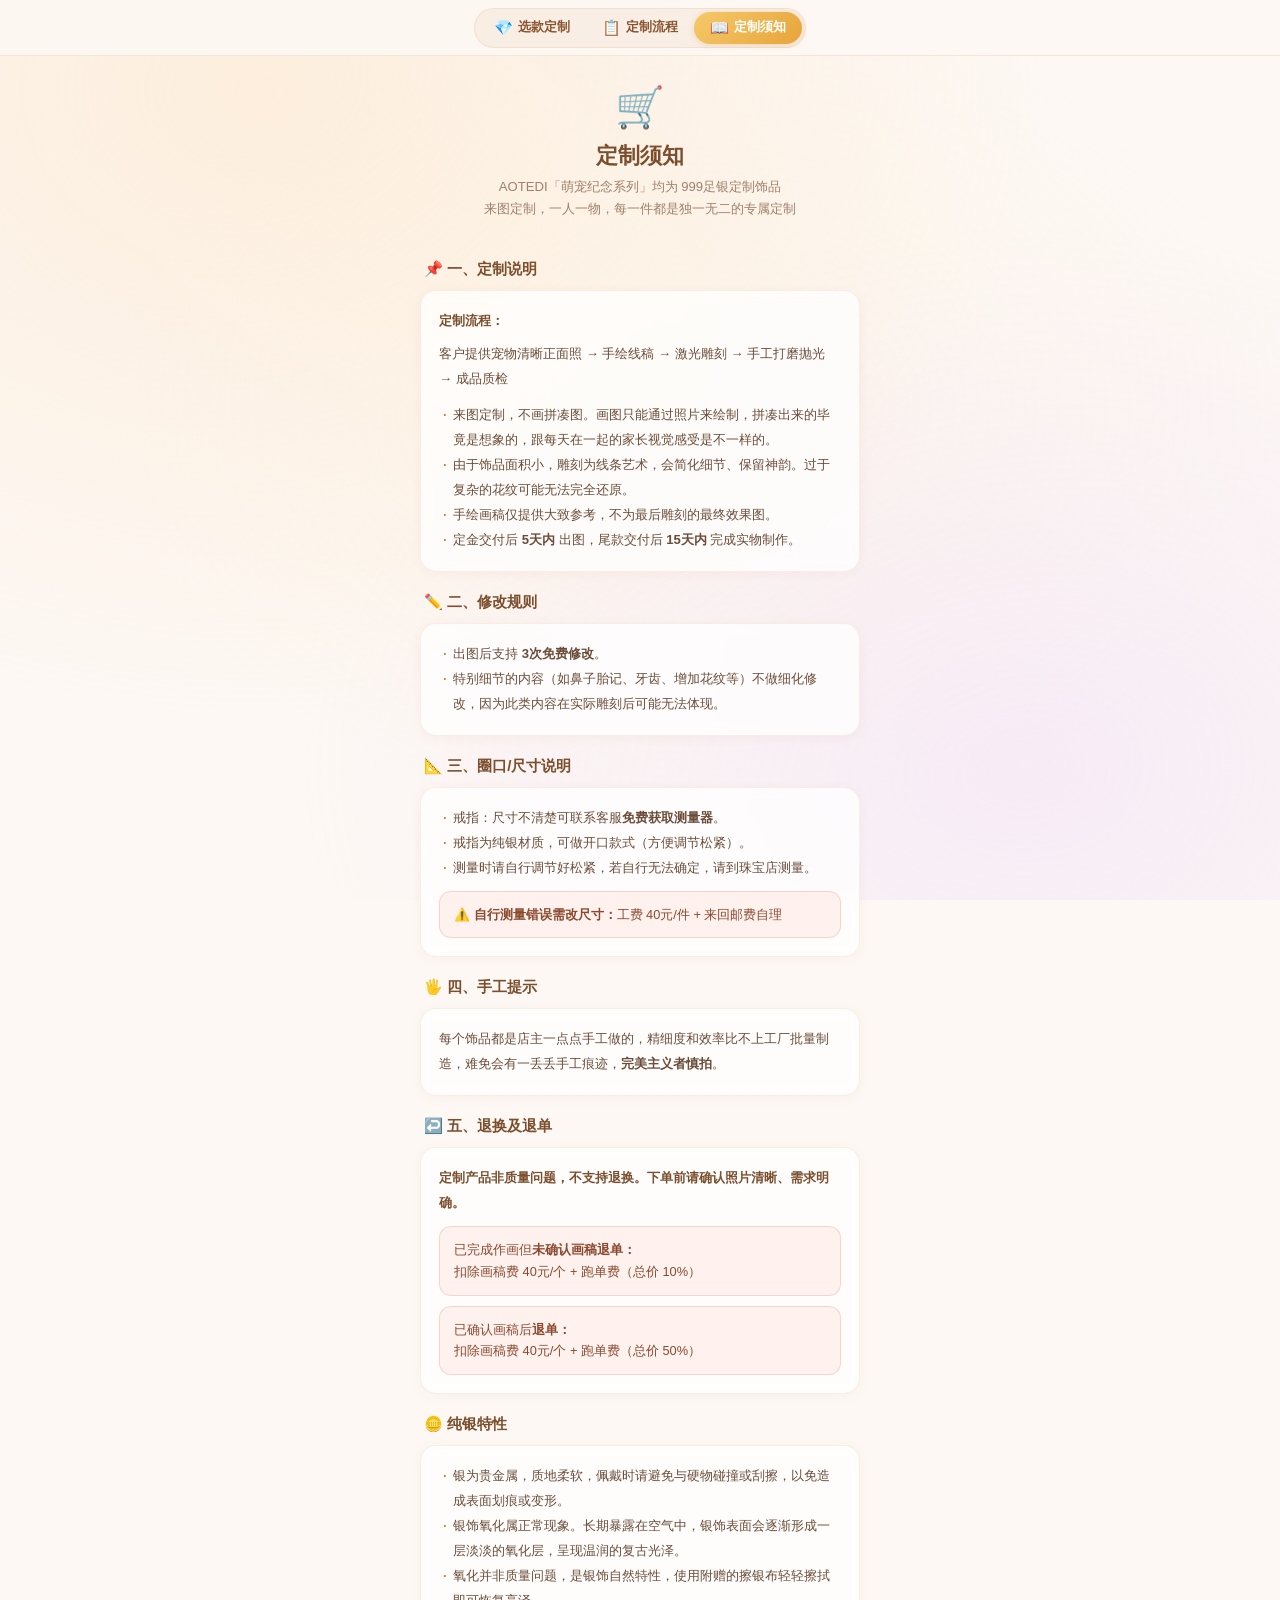
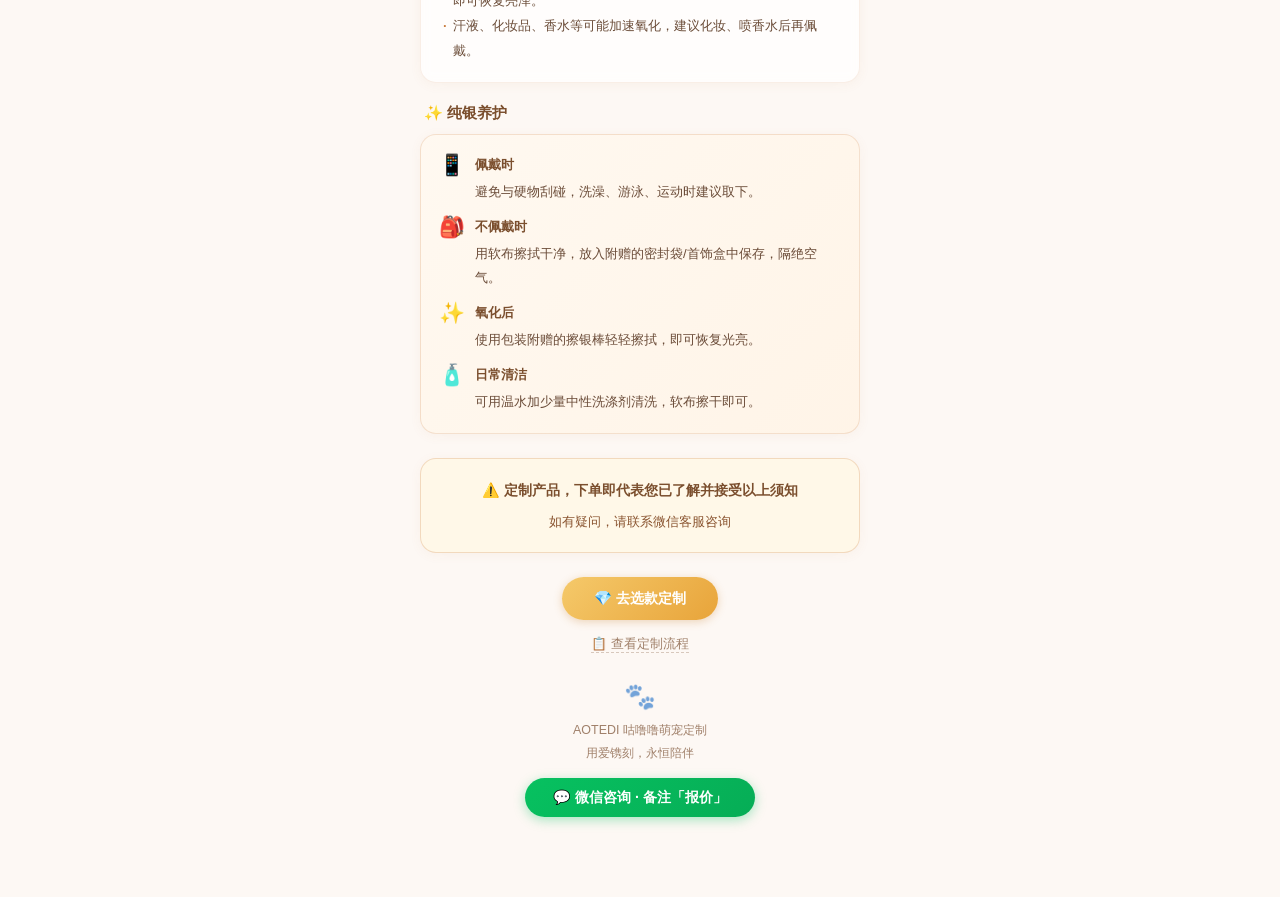
<file: guide.html>
<!DOCTYPE html>
<html lang="zh-CN">
<head>
  <meta charset="UTF-8" />
  <meta name="viewport" content="width=device-width, initial-scale=1.0" />
  <title>定制须知 · 咕噜噜萌宠定制</title>
  <link rel="stylesheet" href="style.css" />
</head>
<body>

<!-- 顶部导航 -->
<nav class="top-nav">
  <div class="nav-inner">
    <a href="index.html" class="nav-item">
      <span class="nav-icon">💎</span>选款定制
    </a>
    <a href="process.html" class="nav-item">
      <span class="nav-icon">📋</span>定制流程
    </a>
    <a href="guide.html" class="nav-item active">
      <span class="nav-icon">📖</span>定制须知
    </a>
  </div>
</nav>

<div class="page">

  <!-- 页面标题 -->
  <div class="page-hero">
    <p style="font-size:2.5rem;margin-bottom:10px;">🛒</p>
    <div class="page-hero-title">定制须知</div>
    <p class="page-hero-desc">AOTEDI「萌宠纪念系列」均为 999足银定制饰品<br>来图定制，一人一物，每一件都是独一无二的专属定制</p>
  </div>

  <!-- 一、定制说明 -->
  <div class="guide-section">
    <div class="guide-section-title">📌 一、定制说明</div>
    <div class="content-card">
      <p style="margin-bottom:8px;color:#7b4f2e;font-weight:600;">定制流程：</p>
      <p style="margin-bottom:12px;">客户提供宠物清晰正面照 → 手绘线稿 → 激光雕刻 → 手工打磨抛光 → 成品质检</p>
      <ul>
        <li>来图定制，不画拼凑图。画图只能通过照片来绘制，拼凑出来的毕竟是想象的，跟每天在一起的家长视觉感受是不一样的。</li>
        <li>由于饰品面积小，雕刻为线条艺术，会简化细节、保留神韵。过于复杂的花纹可能无法完全还原。</li>
        <li>手绘画稿仅提供大致参考，不为最后雕刻的最终效果图。</li>
        <li>定金交付后 <strong>5天内</strong> 出图，尾款交付后 <strong>15天内</strong> 完成实物制作。</li>
      </ul>
    </div>
  </div>

  <!-- 二、修改规则 -->
  <div class="guide-section">
    <div class="guide-section-title">✏️ 二、修改规则</div>
    <div class="content-card">
      <ul>
        <li>出图后支持 <strong>3次免费修改</strong>。</li>
        <li>特别细节的内容（如鼻子胎记、牙齿、增加花纹等）不做细化修改，因为此类内容在实际雕刻后可能无法体现。</li>
      </ul>
    </div>
  </div>

  <!-- 三、圈口/尺寸说明 -->
  <div class="guide-section">
    <div class="guide-section-title">📐 三、圈口/尺寸说明</div>
    <div class="content-card">
      <ul>
        <li>戒指：尺寸不清楚可联系客服<strong>免费获取测量器</strong>。</li>
        <li>戒指为纯银材质，可做开口款式（方便调节松紧）。</li>
        <li>测量时请自行调节好松紧，若自行无法确定，请到珠宝店测量。</li>
      </ul>
      <div class="warn-box">
        <p>⚠️ <strong>自行测量错误需改尺寸：</strong>工费 40元/件 + 来回邮费自理</p>
      </div>
    </div>
  </div>

  <!-- 四、手工提示 -->
  <div class="guide-section">
    <div class="guide-section-title">🖐️ 四、手工提示</div>
    <div class="content-card">
      <p>每个饰品都是店主一点点手工做的，精细度和效率比不上工厂批量制造，难免会有一丢丢手工痕迹，<strong>完美主义者慎拍</strong>。</p>
    </div>
  </div>

  <!-- 五、退换及退单 -->
  <div class="guide-section">
    <div class="guide-section-title">↩️ 五、退换及退单</div>
    <div class="content-card">
      <p style="margin-bottom:10px;color:#7b4f2e;font-weight:600;">定制产品非质量问题，不支持退换。下单前请确认照片清晰、需求明确。</p>
      <div class="warn-box" style="margin-bottom:8px;">
        <p>已完成作画但<strong>未确认画稿退单：</strong><br>扣除画稿费 40元/个 + 跑单费（总价 10%）</p>
      </div>
      <div class="warn-box">
        <p>已确认画稿后<strong>退单：</strong><br>扣除画稿费 40元/个 + 跑单费（总价 50%）</p>
      </div>
    </div>
  </div>

  <!-- 纯银特性 -->
  <div class="guide-section">
    <div class="guide-section-title">🪙 纯银特性</div>
    <div class="content-card">
      <ul>
        <li>银为贵金属，质地柔软，佩戴时请避免与硬物碰撞或刮擦，以免造成表面划痕或变形。</li>
        <li>银饰氧化属正常现象。长期暴露在空气中，银饰表面会逐渐形成一层淡淡的氧化层，呈现温润的复古光泽。</li>
        <li>氧化并非质量问题，是银饰自然特性，使用附赠的擦银布轻轻擦拭即可恢复亮泽。</li>
        <li>汗液、化妆品、香水等可能加速氧化，建议化妆、喷香水后再佩戴。</li>
      </ul>
    </div>
  </div>

  <!-- 纯银养护 -->
  <div class="guide-section">
    <div class="guide-section-title">✨ 纯银养护</div>
    <div class="content-card" style="background:linear-gradient(135deg, rgba(255,248,240,0.9), rgba(255,243,230,0.9)); border-color:rgba(201,125,64,0.2);">
      <div style="display:flex;flex-direction:column;gap:10px;">
        <div style="display:flex;gap:10px;align-items:flex-start;">
          <span style="font-size:1.3rem;flex-shrink:0;">📱</span>
          <div>
            <p style="font-weight:700;color:#7b4f2e;margin-bottom:2px;">佩戴时</p>
            <p>避免与硬物刮碰，洗澡、游泳、运动时建议取下。</p>
          </div>
        </div>
        <div style="display:flex;gap:10px;align-items:flex-start;">
          <span style="font-size:1.3rem;flex-shrink:0;">🎒</span>
          <div>
            <p style="font-weight:700;color:#7b4f2e;margin-bottom:2px;">不佩戴时</p>
            <p>用软布擦拭干净，放入附赠的密封袋/首饰盒中保存，隔绝空气。</p>
          </div>
        </div>
        <div style="display:flex;gap:10px;align-items:flex-start;">
          <span style="font-size:1.3rem;flex-shrink:0;">✨</span>
          <div>
            <p style="font-weight:700;color:#7b4f2e;margin-bottom:2px;">氧化后</p>
            <p>使用包装附赠的擦银棒轻轻擦拭，即可恢复光亮。</p>
          </div>
        </div>
        <div style="display:flex;gap:10px;align-items:flex-start;">
          <span style="font-size:1.3rem;flex-shrink:0;">🧴</span>
          <div>
            <p style="font-weight:700;color:#7b4f2e;margin-bottom:2px;">日常清洁</p>
            <p>可用温水加少量中性洗涤剂清洗，软布擦干即可。</p>
          </div>
        </div>
      </div>
    </div>
  </div>

  <!-- 最终确认 -->
  <div class="guide-section" style="margin-top:24px;">
    <div class="content-card" style="text-align:center;background:rgba(255,248,230,0.85);border-color:rgba(201,125,64,0.25);">
      <p style="font-size:0.88rem;font-weight:700;color:#7b4f2e;margin-bottom:6px;">⚠️ 定制产品，下单即代表您已了解并接受以上须知</p>
      <p style="font-size:0.8rem;color:#8a5430;">如有疑问，请联系微信客服咨询</p>
    </div>
  </div>

  <!-- CTA -->
  <div class="section" style="margin-top:24px;">
    <div style="text-align:center;">
      <a href="index.html" style="display:inline-block;background:linear-gradient(135deg,#f5c96a,#e8a43a);color:#fff;font-size:0.9rem;font-weight:700;padding:12px 32px;border-radius:24px;text-decoration:none;box-shadow:0 2px 8px rgba(200,130,50,0.3);">
        💎 去选款定制
      </a>
      <div style="margin-top:14px;">
        <a href="process.html" style="color:#a0806a;font-size:0.8rem;text-decoration:none;border-bottom:1px dashed rgba(160,128,106,0.4);padding-bottom:1px;">📋 查看定制流程</a>
      </div>
    </div>
  </div>

  <!-- 底部 -->
  <div class="footer">
    <span class="footer-paw">🐾</span>
    <p>AOTEDI 咕噜噜萌宠定制<br>用爱镌刻，永恒陪伴</p>
    <button class="contact-btn" id="openQR">💬 微信咨询 · 备注「报价」</button>
  </div>

</div>

<!-- 微信二维码弹窗 -->
<div class="qr-overlay" id="qrOverlay">
  <div class="qr-modal">
    <img class="qr-img" src="images/aotedi微信二维码.png" alt="AoTeDI微信二维码" />
    <p class="qr-tip">长按识别 · 备注「报价」</p>
    <button class="qr-close" id="closeQR">关闭</button>
  </div>
</div>

<script>
(function() {
  var overlay = document.getElementById('qrOverlay');
  var openBtn = document.getElementById('openQR');
  var closeBtn = document.getElementById('closeQR');
  openBtn.addEventListener('click', function() { overlay.classList.add('show'); });
  closeBtn.addEventListener('click', function() { overlay.classList.remove('show'); });
  overlay.addEventListener('click', function(e) { if (e.target === overlay) overlay.classList.remove('show'); });
})();
</script>
</body>
</html>
</file>
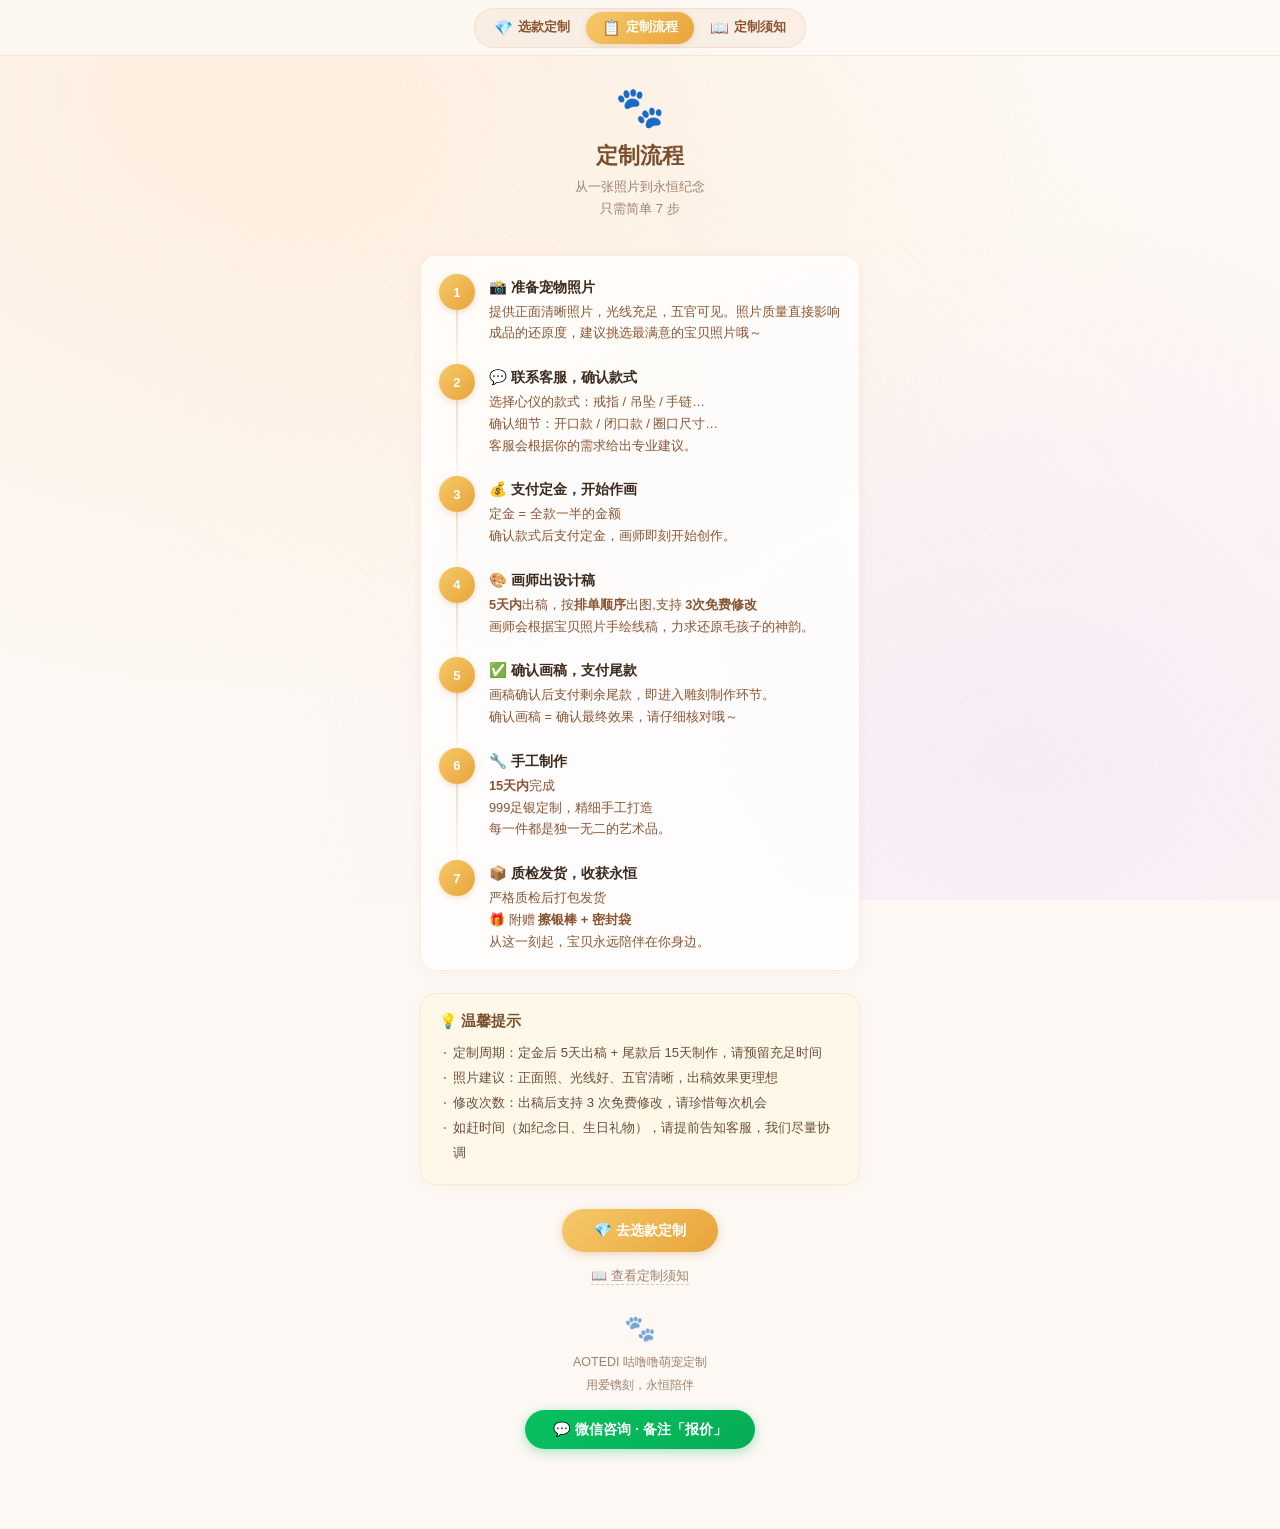
<file: process.html>
<!DOCTYPE html>
<html lang="zh-CN">
<head>
  <meta charset="UTF-8" />
  <meta name="viewport" content="width=device-width, initial-scale=1.0" />
  <title>定制流程 · 咕噜噜萌宠定制</title>
  <link rel="stylesheet" href="style.css" />
</head>
<body>

<!-- 顶部导航 -->
<nav class="top-nav">
  <div class="nav-inner">
    <a href="index.html" class="nav-item">
      <span class="nav-icon">💎</span>选款定制
    </a>
    <a href="process.html" class="nav-item active">
      <span class="nav-icon">📋</span>定制流程
    </a>
    <a href="guide.html" class="nav-item">
      <span class="nav-icon">📖</span>定制须知
    </a>
  </div>
</nav>

<div class="page">

  <!-- 页面标题 -->
  <div class="page-hero">
    <p style="font-size:2.5rem;margin-bottom:10px;">🐾</p>
    <div class="page-hero-title">定制流程</div>
    <p class="page-hero-desc">从一张照片到永恒纪念<br>只需简单 7 步</p>
  </div>

  <!-- 流程步骤 -->
  <div class="section" style="margin-top:16px;">
    <div class="content-card">
      <div class="step-list">

        <div class="step-item">
          <div class="step-num">1</div>
          <div class="step-line"></div>
          <div class="step-content">
            <div class="step-title">📸 准备宠物照片</div>
            <div class="step-desc">提供正面清晰照片，光线充足，五官可见。照片质量直接影响成品的还原度，建议挑选最满意的宝贝照片哦～</div>
          </div>
        </div>

        <div class="step-item">
          <div class="step-num">2</div>
          <div class="step-line"></div>
          <div class="step-content">
            <div class="step-title">💬 联系客服，确认款式</div>
            <div class="step-desc">选择心仪的款式：戒指 / 吊坠 / 手链…<br>确认细节：开口款 / 闭口款 / 圈口尺寸…<br>客服会根据你的需求给出专业建议。</div>
          </div>
        </div>

        <div class="step-item">
          <div class="step-num">3</div>
          <div class="step-line"></div>
          <div class="step-content">
            <div class="step-title">💰 支付定金，开始作画</div>
            <div class="step-desc">定金 = 全款一半的金额<br>确认款式后支付定金，画师即刻开始创作。</div>
          </div>
        </div>

        <div class="step-item">
          <div class="step-num">4</div>
          <div class="step-line"></div>
          <div class="step-content">
            <div class="step-title">🎨 画师出设计稿</div>
            <div class="step-desc"><strong>5天内</strong>出稿，按<strong>排单顺序</strong>出图,支持 <strong>3次免费修改</strong><br>画师会根据宝贝照片手绘线稿，力求还原毛孩子的神韵。</div>
          </div>
        </div>

        <div class="step-item">
          <div class="step-num">5</div>
          <div class="step-line"></div>
          <div class="step-content">
            <div class="step-title">✅ 确认画稿，支付尾款</div>
            <div class="step-desc">画稿确认后支付剩余尾款，即进入雕刻制作环节。<br>确认画稿 = 确认最终效果，请仔细核对哦～</div>
          </div>
        </div>

        <div class="step-item">
          <div class="step-num">6</div>
          <div class="step-line"></div>
          <div class="step-content">
            <div class="step-title">🔧 手工制作</div>
            <div class="step-desc"><strong>15天内</strong>完成<br>999足银定制，精细手工打造<br>每一件都是独一无二的艺术品。</div>
          </div>
        </div>

        <div class="step-item">
          <div class="step-num">7</div>
          <div class="step-content">
            <div class="step-title">📦 质检发货，收获永恒</div>
            <div class="step-desc">严格质检后打包发货<br>🎁 附赠 <strong>擦银棒 + 密封袋</strong><br>从这一刻起，宝贝永远陪伴在你身边。</div>
          </div>
        </div>

      </div>
    </div>
  </div>

  <!-- 温馨提示 -->
  <div class="section">
    <div class="content-card" style="background:rgba(255,248,230,0.8);">
      <div class="content-card-title">💡 温馨提示</div>
      <ul>
        <li>定制周期：定金后 5天出稿 + 尾款后 15天制作，请预留充足时间</li>
        <li>照片建议：正面照、光线好、五官清晰，出稿效果更理想</li>
        <li>修改次数：出稿后支持 3 次免费修改，请珍惜每次机会</li>
        <li>如赶时间（如纪念日、生日礼物），请提前告知客服，我们尽量协调</li>
      </ul>
    </div>
  </div>

  <!-- CTA -->
  <div class="section" style="margin-top:24px;">
    <div style="text-align:center;">
      <a href="index.html" style="display:inline-block;background:linear-gradient(135deg,#f5c96a,#e8a43a);color:#fff;font-size:0.9rem;font-weight:700;padding:12px 32px;border-radius:24px;text-decoration:none;box-shadow:0 2px 8px rgba(200,130,50,0.3);">
        💎 去选款定制
      </a>
      <div style="margin-top:14px;">
        <a href="guide.html" style="color:#a0806a;font-size:0.8rem;text-decoration:none;border-bottom:1px dashed rgba(160,128,106,0.4);padding-bottom:1px;">📖 查看定制须知</a>
      </div>
    </div>
  </div>

  <!-- 底部 -->
  <div class="footer">
    <span class="footer-paw">🐾</span>
    <p>AOTEDI 咕噜噜萌宠定制<br>用爱镌刻，永恒陪伴</p>
    <button class="contact-btn" id="openQR">💬 微信咨询 · 备注「报价」</button>
  </div>

</div>

<!-- 微信二维码弹窗 -->
<div class="qr-overlay" id="qrOverlay">
  <div class="qr-modal">
    <img class="qr-img" src="images/aotedi微信二维码.png" alt="AoTeDI微信二维码" />
    <p class="qr-tip">长按识别 · 备注「报价」</p>
    <button class="qr-close" id="closeQR">关闭</button>
  </div>
</div>

<script>
(function() {
  var overlay = document.getElementById('qrOverlay');
  var openBtn = document.getElementById('openQR');
  var closeBtn = document.getElementById('closeQR');
  openBtn.addEventListener('click', function() { overlay.classList.add('show'); });
  closeBtn.addEventListener('click', function() { overlay.classList.remove('show'); });
  overlay.addEventListener('click', function(e) { if (e.target === overlay) overlay.classList.remove('show'); });
})();
</script>
</body>
</html>
</file>
<file: style.css>
/* ========================================
   AoTeDI 咕噜噜萌宠定制 · 共享样式
   ======================================== */

/* ===== 基础重置 ===== */
*, *::before, *::after { box-sizing: border-box; margin: 0; padding: 0; }
html { font-size: 16px; }
body {
  font-family: "PingFang SC", "Hiragino Sans GB", "Microsoft YaHei", sans-serif;
  background: #fdf8f4;
  color: #3d2b1f;
  min-height: 100vh;
  padding-top: 56px; /* 给顶部导航留空间 */
}

/* ===== 背景装饰 ===== */
body::before {
  content: '';
  position: fixed;
  inset: 0;
  background:
    radial-gradient(ellipse at 20% 10%, rgba(255,220,180,0.35) 0%, transparent 55%),
    radial-gradient(ellipse at 80% 85%, rgba(230,200,255,0.25) 0%, transparent 50%),
    radial-gradient(ellipse at 55% 45%, rgba(255,240,210,0.2) 0%, transparent 60%);
  pointer-events: none;
  z-index: 0;
}

/* ===== 顶部导航栏 ===== */
.top-nav {
  position: fixed;
  top: 0;
  left: 0;
  right: 0;
  z-index: 100;
  background: rgba(253,248,244,0.92);
  backdrop-filter: blur(12px);
  -webkit-backdrop-filter: blur(12px);
  border-bottom: 1px solid rgba(201,125,64,0.15);
  display: flex;
  align-items: center;
  justify-content: center;
  height: 56px;
  padding: 0 12px;
}
.nav-inner {
  display: flex;
  align-items: center;
  gap: 0;
  background: rgba(201,125,64,0.08);
  border-radius: 24px;
  padding: 3px;
  border: 1px solid rgba(201,125,64,0.12);
}
.nav-item {
  display: flex;
  align-items: center;
  gap: 5px;
  padding: 7px 16px;
  border-radius: 20px;
  font-size: 0.8rem;
  font-weight: 600;
  color: #8a5430;
  text-decoration: none;
  transition: all 0.25s ease;
  white-space: nowrap;
}
.nav-item:hover { color: #7b4f2e; background: rgba(201,125,64,0.06); }
.nav-item.active {
  background: linear-gradient(135deg, #f5c96a, #e8a43a);
  color: #fff;
  box-shadow: 0 1px 6px rgba(200,130,50,0.25);
}
.nav-item .nav-icon { font-size: 0.95rem; }

/* ===== 页面容器 ===== */
.page {
  position: relative;
  z-index: 1;
  max-width: 480px;
  margin: 0 auto;
  padding: 0 0 60px;
}

/* ===== Hero 顶部 ===== */
.hero {
  text-align: center;
  padding: 28px 24px 20px;
}
.hero-logo {
  display: block;
  margin: 0 auto 14px;
  width: 180px;
  height: auto;
  mix-blend-mode: multiply;
}
.hero-logo-fallback {
  font-size: 1.3rem;
  font-weight: 800;
  color: #a0303a;
  letter-spacing: 0.05em;
  margin-bottom: 14px;
}
.hero-sub {
  font-size: 0.84rem;
  color: #a0806a;
  line-height: 1.9;
}
.hero-badge {
  display: inline-block;
  margin-top: 14px;
  background: linear-gradient(135deg, #f5c96a, #e8a43a);
  color: #fff;
  font-size: 0.78rem;
  font-weight: 600;
  padding: 5px 18px;
  border-radius: 20px;
  letter-spacing: 0.08em;
  box-shadow: 0 2px 8px rgba(200,130,50,0.3);
}

/* ===== 品牌海报 ===== */
.poster-wrap {
  margin: 20px 16px 0;
  border-radius: 16px;
  overflow: hidden;
  box-shadow: 0 4px 20px rgba(160,100,40,0.12);
}
.poster-img {
  width: 100%;
  display: block;
  border-radius: 16px;
}

/* ===== 分类标题 ===== */
.section { margin: 22px 16px 0; }
.section-title {
  display: flex;
  align-items: center;
  gap: 8px;
  font-size: 1rem;
  font-weight: 700;
  color: #7b4f2e;
  margin-bottom: 12px;
  padding-left: 4px;
}
.section-title .icon { font-size: 1.2rem; }
.section-title::after {
  content: '';
  flex: 1;
  height: 1px;
  background: linear-gradient(to right, rgba(201,125,64,0.3), transparent);
  margin-left: 4px;
}

/* ===== 产品卡片 ===== */
.cards { display: flex; flex-direction: column; gap: 10px; }
.card {
  background: rgba(255,255,255,0.8);
  border: 1px solid rgba(201,125,64,0.15);
  border-radius: 16px;
  overflow: hidden;
  backdrop-filter: blur(6px);
  box-shadow: 0 2px 12px rgba(180,120,60,0.08);
}

/* ===== 商品图片轮播 ===== */
.carousel {
  position: relative;
  width: 100%;
  aspect-ratio: 1 / 1;
  overflow: hidden;
  background: #f3ece4;
}
.carousel-track {
  display: flex;
  height: 100%;
  transition: transform 0.35s cubic-bezier(0.25, 0.8, 0.25, 1);
  will-change: transform;
}
.carousel-slide {
  flex-shrink: 0;
  width: 100%;
  height: 100%;
}
.carousel-slide img {
  width: 100%;
  height: 100%;
  object-fit: cover;
  display: block;
}

/* 左右箭头 */
.carousel-arrow {
  position: absolute;
  top: 50%;
  transform: translateY(-50%);
  width: 32px;
  height: 32px;
  border-radius: 50%;
  background: rgba(255,255,255,0.75);
  backdrop-filter: blur(4px);
  -webkit-backdrop-filter: blur(4px);
  border: none;
  cursor: pointer;
  display: flex;
  align-items: center;
  justify-content: center;
  z-index: 3;
  box-shadow: 0 1px 6px rgba(0,0,0,0.1);
  transition: all 0.2s ease;
  color: #7b4f2e;
  font-size: 0.9rem;
}
.carousel-arrow:hover { background: rgba(255,255,255,0.95); transform: translateY(-50%) scale(1.08); }
.carousel-arrow:active { transform: translateY(-50%) scale(0.95); }
.carousel-arrow.prev { left: 10px; }
.carousel-arrow.next { right: 10px; }
/* 只有一张图时隐藏箭头 */
.carousel.single .carousel-arrow { display: none; }

/* 底部圆点指示器 */
.carousel-dots {
  position: absolute;
  bottom: 10px;
  left: 50%;
  transform: translateX(-50%);
  display: flex;
  gap: 6px;
  z-index: 3;
}
.carousel-dot {
  width: 7px;
  height: 7px;
  border-radius: 50%;
  background: rgba(255,255,255,0.55);
  border: none;
  cursor: pointer;
  padding: 0;
  transition: all 0.3s ease;
}
.carousel-dot.active {
  background: #fff;
  width: 18px;
  border-radius: 4px;
  box-shadow: 0 0 4px rgba(255,255,255,0.6);
}
.carousel.single .carousel-dots { display: none; }

/* 占位符样式（手链暂无图片） */
.carousel-placeholder {
  width: 100%;
  height: 100%;
  display: flex;
  flex-direction: column;
  align-items: center;
  justify-content: center;
  gap: 6px;
  color: #c0a080;
  font-size: 0.75rem;
}
.carousel-placeholder::before {
  content: '🖼';
  font-size: 2rem;
  opacity: 0.4;
}
.card-img-wrap.placeholder {
  display: flex;
  flex-direction: column;
  align-items: center;
  justify-content: center;
  gap: 4px;
}
.card-img-wrap.placeholder::after {
  content: attr(data-label);
  font-size: 0.62rem;
  color: #c0a080;
  text-align: center;
  padding: 0 4px;
  line-height: 1.4;
}
.card-img-wrap.placeholder::before {
  content: '🖼';
  font-size: 1.4rem;
  opacity: 0.5;
}

.card-body { padding: 12px 16px 16px; }
.card-header {
  display: flex;
  align-items: flex-start;
  justify-content: space-between;
  gap: 8px;
}
.card-name { font-size: 0.97rem; font-weight: 700; color: #3d2b1f; line-height: 1.4; }
.card-price { flex-shrink: 0; font-size: 1.1rem; font-weight: 800; color: #c97d40; }
.card-price .unit { font-size: 0.75rem; font-weight: 500; color: #a0806a; margin-left: 1px; }

.card-specs { margin-top: 8px; display: flex; flex-wrap: wrap; gap: 5px; }
.tag {
  display: inline-block;
  background: rgba(201,125,64,0.08);
  color: #8a5430;
  font-size: 0.72rem;
  padding: 3px 9px;
  border-radius: 20px;
  border: 1px solid rgba(201,125,64,0.15);
}
.tag.gold {
  background: rgba(245,201,106,0.18);
  border-color: rgba(200,160,50,0.25);
  color: #7a5a10;
}

.card-addons {
  margin-top: 10px;
  border-top: 1px dashed rgba(201,125,64,0.2);
  padding-top: 10px;
}
.card-addons-title {
  font-size: 0.72rem;
  color: #a0806a;
  margin-bottom: 6px;
  font-weight: 600;
  letter-spacing: 0.05em;
}
.addon-list { display: flex; flex-direction: column; gap: 4px; }
.addon-item {
  display: flex;
  justify-content: space-between;
  align-items: center;
  font-size: 0.8rem;
  color: #6b4c38;
}
.addon-item .addon-price { color: #c97d40; font-weight: 600; font-size: 0.82rem; }

.free-badge {
  display: inline-flex;
  align-items: center;
  gap: 4px;
  background: linear-gradient(135deg, #b8e994, #7ed56f);
  color: #2d6e1a;
  font-size: 0.7rem;
  font-weight: 700;
  padding: 3px 10px;
  border-radius: 20px;
}

.size-table { margin-top: 10px; width: 100%; border-collapse: collapse; }
.size-table th {
  font-size: 0.72rem;
  color: #a0806a;
  font-weight: 600;
  padding: 4px 8px;
  text-align: left;
  background: rgba(201,125,64,0.06);
}
.size-table td {
  font-size: 0.8rem;
  color: #3d2b1f;
  padding: 6px 8px;
  border-top: 1px solid rgba(201,125,64,0.08);
}
.size-table td.price-cell { color: #c97d40; font-weight: 700; }

.ring-hint {
  font-size: 0.76rem;
  color: #a0806a;
  margin-bottom: 10px;
  padding-left: 4px;
  line-height: 1.7;
}

/* ===== 通用内容卡片（流程/须知用） ===== */
.content-card {
  background: rgba(255,255,255,0.75);
  border: 1px solid rgba(201,125,64,0.12);
  border-radius: 16px;
  padding: 18px;
  backdrop-filter: blur(6px);
  box-shadow: 0 2px 12px rgba(180,120,60,0.06);
}
.content-card + .content-card { margin-top: 10px; }
.content-card-title {
  font-size: 0.92rem;
  font-weight: 700;
  color: #7b4f2e;
  margin-bottom: 10px;
  display: flex;
  align-items: center;
  gap: 6px;
}
.content-card p,
.content-card li {
  font-size: 0.82rem;
  color: #6b4c38;
  line-height: 1.9;
}
.content-card ul { list-style: none; padding: 0; }
.content-card ul li { padding-left: 14px; position: relative; }
.content-card ul li::before {
  content: '·';
  position: absolute;
  left: 4px;
  color: #c97d40;
  font-weight: 700;
}

/* ===== 流程步骤 ===== */
.step-list { display: flex; flex-direction: column; gap: 0; }
.step-item {
  display: flex;
  gap: 14px;
  position: relative;
  padding-bottom: 20px;
}
.step-item:last-child { padding-bottom: 0; }
.step-item:last-child .step-line { display: none; }
.step-num {
  flex-shrink: 0;
  width: 36px;
  height: 36px;
  border-radius: 50%;
  background: linear-gradient(135deg, #f5c96a, #e8a43a);
  color: #fff;
  font-size: 0.82rem;
  font-weight: 800;
  display: flex;
  align-items: center;
  justify-content: center;
  position: relative;
  z-index: 1;
  box-shadow: 0 2px 6px rgba(200,130,50,0.25);
}
.step-line {
  position: absolute;
  left: 17px;
  top: 36px;
  bottom: 0;
  width: 2px;
  background: linear-gradient(to bottom, rgba(201,125,64,0.25), rgba(201,125,64,0.05));
}
.step-content { flex: 1; padding-top: 4px; }
.step-title {
  font-size: 0.9rem;
  font-weight: 700;
  color: #3d2b1f;
  margin-bottom: 4px;
}
.step-desc {
  font-size: 0.8rem;
  color: #8a5430;
  line-height: 1.7;
}

/* ===== 须知章节标题 ===== */
.guide-section {
  margin: 20px 16px 0;
}
.guide-section-title {
  font-size: 0.95rem;
  font-weight: 700;
  color: #7b4f2e;
  margin-bottom: 10px;
  padding-left: 4px;
  display: flex;
  align-items: center;
  gap: 6px;
}

/* ===== 警示框 ===== */
.warn-box {
  background: rgba(255,235,230,0.7);
  border: 1px solid rgba(200,100,60,0.2);
  border-radius: 12px;
  padding: 12px 14px;
  margin-top: 10px;
}
.warn-box p {
  font-size: 0.8rem;
  color: #8a4a30;
  line-height: 1.7;
}

/* ===== 纯银小贴士 ===== */
.tip-card {
  background: linear-gradient(135deg, rgba(255,248,240,0.9), rgba(255,243,230,0.9));
  border: 1px solid rgba(201,125,64,0.2);
  border-radius: 14px;
  padding: 16px;
  margin-top: 10px;
}
.tip-card .tip-title {
  font-size: 0.88rem;
  font-weight: 700;
  color: #7b4f2e;
  margin-bottom: 8px;
}

/* ===== 页面标题区 ===== */
.page-hero {
  text-align: center;
  padding: 28px 24px 18px;
}
.page-hero-title {
  font-size: 1.35rem;
  font-weight: 800;
  color: #7b4f2e;
  margin-bottom: 6px;
}
.page-hero-desc {
  font-size: 0.82rem;
  color: #a0806a;
  line-height: 1.7;
}

/* ===== 底部 ===== */
.footer {
  margin: 28px 16px 0;
  text-align: center;
}
.footer-paw {
  font-size: 1.6rem;
  display: block;
  margin-bottom: 8px;
  opacity: 0.6;
}
.footer p { font-size: 0.78rem; color: #a0806a; line-height: 1.8; }
.footer .contact-btn {
  margin-top: 14px;
  display: inline-flex;
  align-items: center;
  justify-content: center;
  gap: 6px;
  padding: 10px 28px;
  border: none;
  border-radius: 24px;
  background: linear-gradient(135deg, #07c160, #06ad56);
  color: #fff;
  font-size: 0.88rem;
  font-weight: 600;
  cursor: pointer;
  box-shadow: 0 3px 12px rgba(7,193,96,0.35);
  transition: all 0.2s ease;
  font-family: inherit;
}
.footer .contact-btn:hover { transform: translateY(-1px); box-shadow: 0 5px 16px rgba(7,193,96,0.45); }
.footer .contact-btn:active { transform: translateY(0); box-shadow: 0 2px 8px rgba(7,193,96,0.3); }

/* ===== 微信二维码弹窗 ===== */
.qr-overlay {
  position: fixed;
  inset: 0;
  background: rgba(0,0,0,0.55);
  backdrop-filter: blur(4px);
  -webkit-backdrop-filter: blur(4px);
  z-index: 100;
  display: flex;
  align-items: center;
  justify-content: center;
  opacity: 0;
  visibility: hidden;
  transition: all 0.3s ease;
}
.qr-overlay.show { opacity: 1; visibility: visible; }
.qr-modal {
  background: #fff;
  border-radius: 20px;
  padding: 28px 28px 20px;
  text-align: center;
  box-shadow: 0 12px 40px rgba(0,0,0,0.25);
  transform: scale(0.9);
  transition: transform 0.3s cubic-bezier(0.34, 1.56, 0.64, 1);
  max-width: 300px;
  width: 85%;
}
.qr-overlay.show .qr-modal { transform: scale(1); }
.qr-img {
  width: 220px;
  height: 220px;
  object-fit: contain;
  border-radius: 12px;
  border: 1px solid #eee;
}
.qr-tip {
  margin: 14px 0 16px;
  font-size: 0.82rem;
  color: #888;
}
.qr-close {
  padding: 8px 36px;
  border: none;
  border-radius: 20px;
  background: #f0f0f0;
  color: #555;
  font-size: 0.82rem;
  cursor: pointer;
  transition: background 0.2s;
  font-family: inherit;
}
.qr-close:hover { background: #e4e4e4; }

/* ===== 响应式 ===== */
@media (min-width: 520px) {
  body { padding-top: 56px; }
  .page { padding: 0 0 80px; }
  .hero { padding: 32px 32px 24px; }
  .section, .guide-section { margin-left: 20px; margin-right: 20px; }
  .notice, .footer { margin-left: 20px; margin-right: 20px; }
}
</file>
